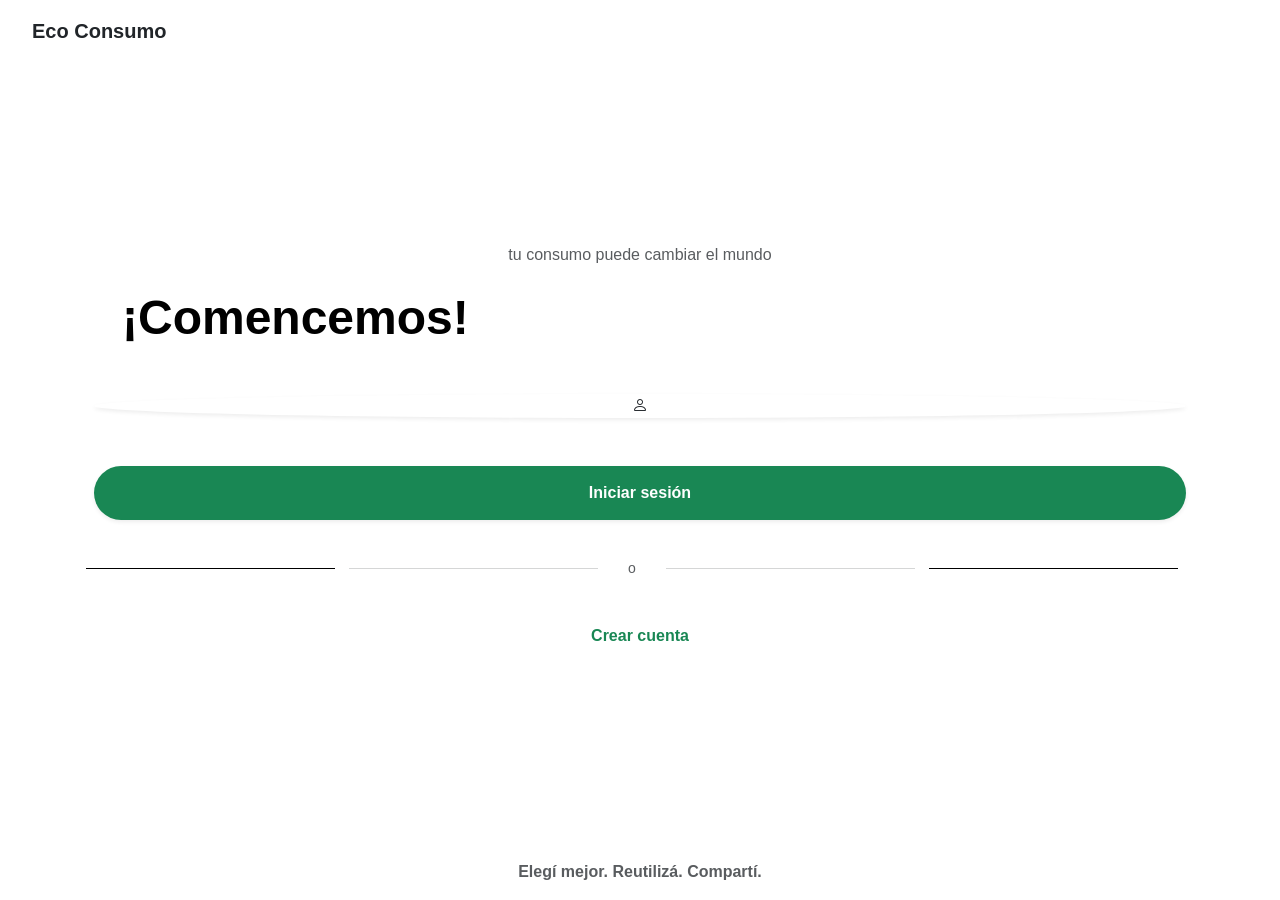
<file: index.html>
<!DOCTYPE html>
<html lang="es">
<head>
    <meta charset="UTF-8">
    <meta name="viewport" content="width=device-width, initial-scale=1.0">
    <title>Eco Consumo</title>
    <link href="https://cdn.jsdelivr.net/npm/bootstrap@5.3.8/dist/css/bootstrap.min.css" rel="stylesheet">
    <link rel="stylesheet" href="https://cdn.jsdelivr.net/npm/bootstrap-icons@1.13.1/font/bootstrap-icons.min.css">
    <link rel="stylesheet" href="style.css">
</head>
<body class="d-flex flex-column min-vh-100 justify-content-between m-0">

    <header class="w-100 p-3 px-4 d-flex align-items-center">
        <span class="nombre-logo fw-bold fs-5 d-flex align-items-center gap-2 text-verde">
            <i class="bi bi-leaf-fill"></i> Eco Consumo
        </span>
    </header>

    <main class="container text-center my-auto px-4 app-container">
        <p class="lema mb-2 text-muted fw-light">tu consumo puede cambiar el mundo</p>

        <h1 class="titulo mb-5 fw-bold display-5 text-verde">¡Comencemos!</h1>

        <div class="avatar-box rounded-circle d-flex align-items-center justify-content-center mx-auto mb-5 shadow-sm">
            <i class="bi bi-person text-verde"></i>
        </div>

        <a href="iniciar-sesión.html" class="btn btn-success w-100 py-3 mb-3 rounded-pill fs-6 fw-semibold shadow-sm">
            Iniciar sesión
        </a>

        <div class="separador d-flex align-items-center justify-content-center w-100 my-3 text-muted">
            <hr class="flex-grow-1">
            <span class="px-3 small">o</span>
            <hr class="flex-grow-1">
        </div>

        <a href="Paso1.html" class="btn btn-outline-success w-100 py-3 mt-2 rounded-pill fs-6 fw-semibold">
            Crear cuenta
        </a>
    </main>

    <footer class="pie text-center py-3 text-muted">
        <p class="mb-0 fw-semibold text-verde">Elegí mejor. Reutilizá. Compartí.</p>
    </footer>

    <script src="https://cdn.jsdelivr.net/npm/bootstrap@5.3.8/dist/js/bootstrap.bundle.min.js"></script>
</body>
</html>
</file>
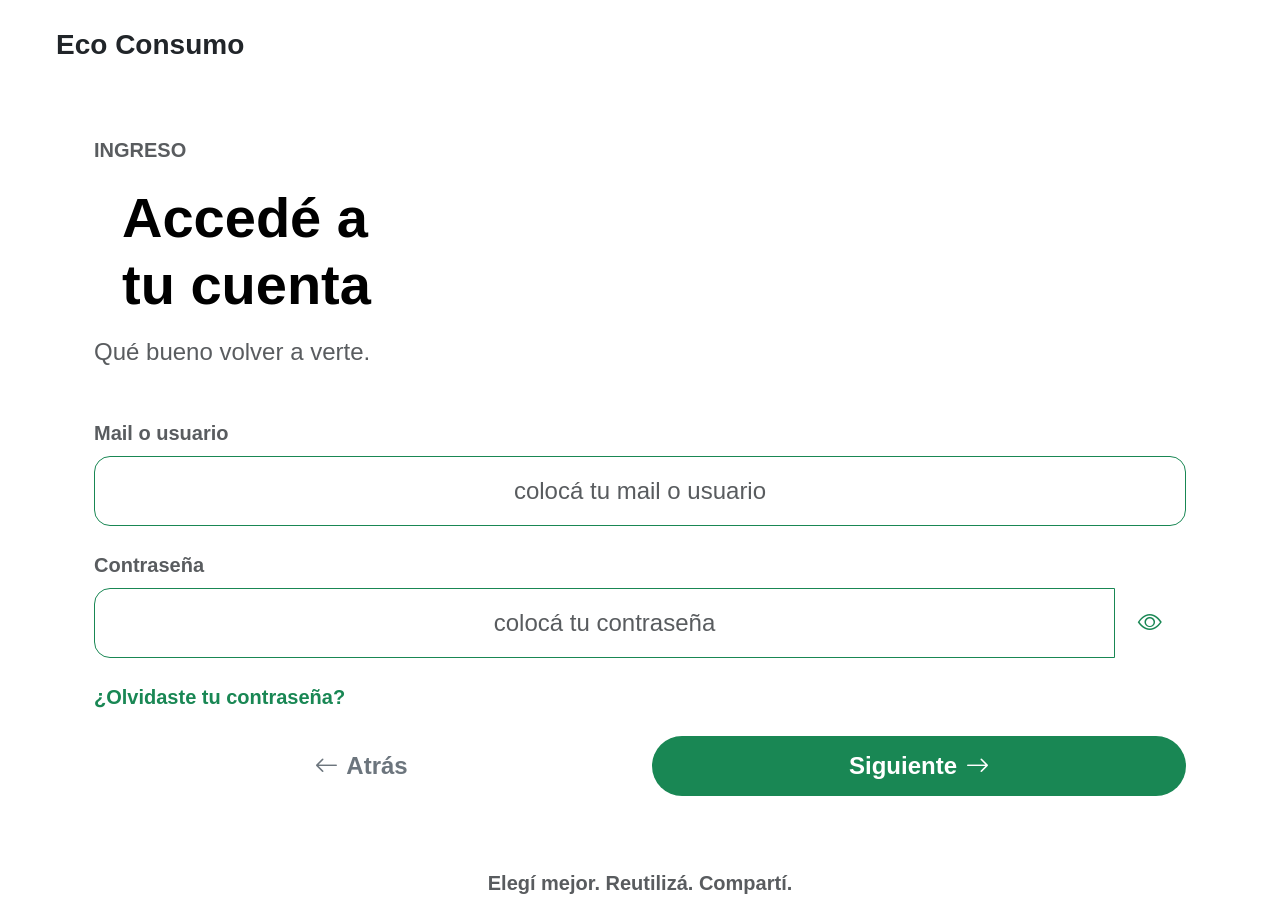
<file: iniciar-sesión.html>
<!DOCTYPE html>
<html lang="es">
<head>
    <meta charset="UTF-8">
    <meta name="viewport" content="width=device-width, initial-scale=1.0">
    <title>Eco Consumo - Iniciar Sesión</title>
    <link href="https://cdn.jsdelivr.net/npm/bootstrap@5.3.8/dist/css/bootstrap.min.css" rel="stylesheet">
    <link rel="stylesheet" href="https://cdn.jsdelivr.net/npm/bootstrap-icons@1.13.1/font/bootstrap-icons.min.css">
    <link rel="stylesheet" href="style.css">
</head>
<body class="d-flex flex-column min-vh-100 justify-content-between m-0">

    <header class="w-100 p-4 px-5 d-flex align-items-center">
        <span class="nombre-logo fw-bold fs-3 d-flex align-items-center gap-2 text-verde">
            <i class="bi bi-leaf-fill"></i> Eco Consumo
        </span>
    </header>

    <main class="container my-auto px-4 py-5 app-container text-start">
        <h6 class="text-uppercase text-muted fw-bold fs-5 mb-2">Ingreso</h6>
        <h1 class="titulo mb-3 fw-bold display-4 text-verde">Accedé a tu cuenta</h1>
        
        <p class="lema mb-5 text-muted fs-4">Qué bueno volver a verte.</p>

        <form id="formLogin">
            <div class="mb-4">
                <label for="email" class="form-label text-muted fw-semibold fs-5">Mail o usuario</label>
                <input type="text" class="form-control py-3 px-4 rounded-4 border-success text-center fs-4" id="email" name="identificador" placeholder="colocá tu mail o usuario" required>
            </div>

            <div class="mb-4">
                <label for="password" class="form-label text-muted fw-semibold fs-5">Contraseña</label>
                <div class="input-group">
                    <input type="password" class="form-control py-3 px-4 rounded-start-4 border-success text-center fs-4" id="password" name="clave" placeholder="colocá tu contraseña" required>
                    <button class="btn btn-outline-success px-4 rounded-end-4 border-success" type="button" id="togglePassword">
                        <i class="bi bi-eye fs-4" id="eyeIcon"></i>
                    </button>
                </div>
            </div>

            <div class="mb-3 text-start">
                <a href="#" class="text-success text-decoration-none fw-semibold fs-5">¿Olvidaste tu contraseña?</a>
            </div>

            <p id="error" role="alert" class="text-danger fw-semibold fs-5 mb-4"></p>
        </form>

        <div class="d-flex justify-content-between align-items-center gap-4 mt-4">
            <a href="index.html" class="btn btn-outline-secondary w-50 py-3 rounded-pill fw-semibold fs-4 d-flex align-items-center justify-content-center gap-2">
                <i class="bi bi-arrow-left"></i> Atrás
            </a>
            <button type="submit" form="formLogin" class="btn btn-success w-50 py-3 rounded-pill fw-semibold fs-4 d-flex align-items-center justify-content-center gap-2">
                Siguiente <i class="bi bi-arrow-right"></i>
            </button>
        </div>
    </main>

    <footer class="pie text-center py-4 text-muted">
        <p class="mb-0 fw-semibold text-verde fs-5">Elegí mejor. Reutilizá. Compartí.</p>
    </footer>

    <script src="https://cdn.jsdelivr.net/npm/bootstrap@5.3.8/dist/js/bootstrap.bundle.min.js"></script>
    
    <script>
        const togglePassword = document.querySelector('#togglePassword');
        const password = document.querySelector('#password');
        const eyeIcon = document.querySelector('#eyeIcon');

        togglePassword.addEventListener('click', function () {
            const type = password.getAttribute('type') === 'password' ? 'text' : 'password';
            password.setAttribute('type', type);
            
            eyeIcon.classList.toggle('bi-eye');
            eyeIcon.classList.toggle('bi-eye-slash');
        });

        const formLogin = document.querySelector('#formLogin');
        const error = document.querySelector('#error');

        formLogin.addEventListener('submit', async (e) => {
            e.preventDefault();
            error.textContent = '';
            try {
                const respuesta = await fetch('/login', {
                    method: 'POST',
                    headers: { 'Content-Type': 'application/json' },
                    body: JSON.stringify({
                        identificador: document.querySelector('#email').value,
                        clave: password.value
                    })
                });
                const datos = await respuesta.json();
                if (datos.ok) {
                    window.location.href = datos.redirigir;
                } else {
                    error.textContent = datos.error;
                }
            } catch (err) {
                error.textContent = 'No se pudo conectar con el servidor.';
            }
        });
    </script>
</body>
</html>
</file>
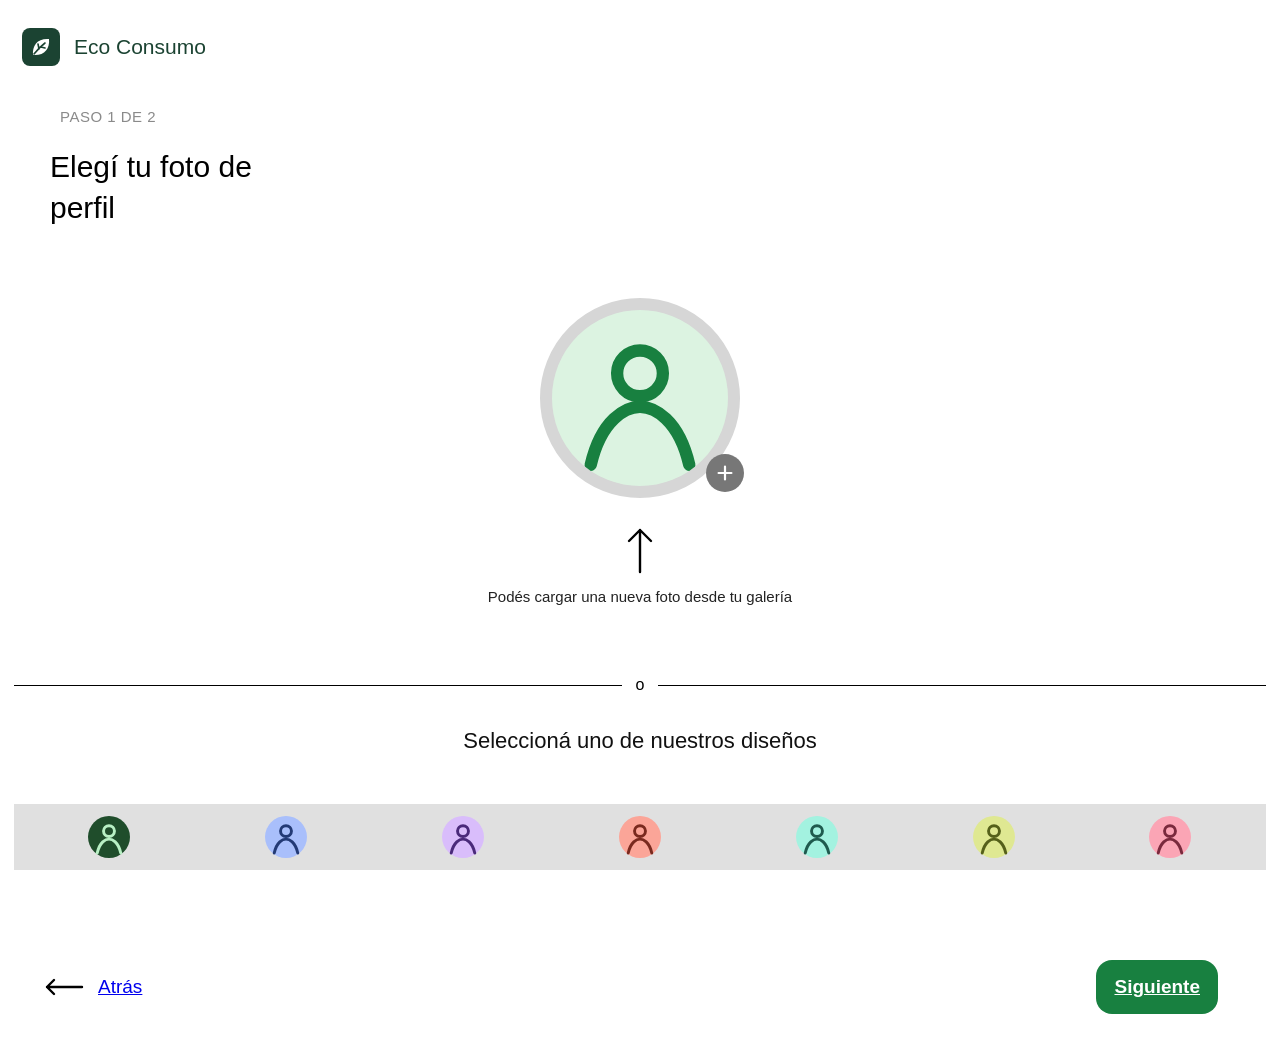
<file: Paso1.html>
<!DOCTYPE html>
<html lang="es">
<head>
    <meta charset="UTF-8">
    <meta name="viewport" content="width=device-width, initial-scale=1">
    <title>Eco Consumo -  Paso 1 de 2</title>
<link rel="preconnect" href="https://cdn.jsdelivr.net/npm/bootstrap@5.3.8/dist/css/bootstrap.min.css">
<link href="https://cdn.jsdelivr.net/npm/bootstrap-icons@1.13.1/font/bootstrap-icons.min.css" rel="stylesheet">
<link rel="stylesheet" href="style.css">
</head>
<body>
<div class="contenedor">
<svg class="oculto" aria-hidden="true">
  <symbol id="persona" viewBox="0 0 100 100">
    <circle cx="50" cy="36" r="13" fill="none" stroke="currentColor" stroke-width="7"/>
    <path d="M22 88 C 28 62, 42 55, 50 55 C 58 55, 72 62, 78 88" fill="none" stroke="currentColor" stroke-width="7" stroke-linecap="round"/>
  </symbol>
</svg>

<main class="pantalla">

  <header class="marca">
    <div class="marca-logo" aria-hidden="true">
      <svg width="24" height="24" viewBox="0 0 24 24" fill="none">
        <path d="M4 20 C 3 10, 9 3, 20 4 C 21 14, 15 21, 4 20 Z" fill="#fff"/>
        <path d="M5 19 C 9 14, 12 11, 16 8 M10 14 L9 9 M12 12 L16 13" stroke="#1b4332" stroke-width="1.6" stroke-linecap="round" fill="none"/>
      </svg>
    </div>
    <span class="marca-nombre">Eco Consumo</span>
  </header>

  <p class="paso">PASO 1 DE 2</p>
  <h1>Elegí tu foto de perfil</h1>

  <div class="avatar-wrap">
    <div class="avatar-grande" id="avatarGrande">
      <svg viewBox="0 0 100 100" aria-label="Foto de perfil"><use href="#persona"/></svg>
    </div>
    <button class="btn-plus" id="btnPlus" type="button" aria-label="Cargar foto desde la galería">
      <svg width="22" height="22" viewBox="0 0 24 24" fill="none" stroke="#fff" stroke-width="2.4" stroke-linecap="round">
        <path d="M12 5v14M5 12h14"/>
      </svg>
    </button>
    <input type="file" id="archivo" accept="image/*" hidden>
  </div>

  <svg class="flecha" width="28" height="48" viewBox="0 0 28 48" fill="none" stroke="#000" stroke-width="2.4" stroke-linecap="round" stroke-linejoin="round" aria-hidden="true">
    <path d="M14 46V4M3 15 14 4l11 11"/>
  </svg>
  <p class="ayuda">Podés cargar una nueva foto desde tu galería</p>

  <div class="separador">o</div>
  <p class="subtitulo">Seleccioná uno de nuestros diseños</p>

  <div class="franja" id="franja" role="group" aria-label="Diseños de avatar">
    <button class="opcion av-1" type="button" aria-pressed="false" aria-label="Verde oscuro"><svg><use href="#persona"/></svg></button>
    <button class="opcion av-2" type="button" aria-pressed="false" aria-label="Azul"><svg><use href="#persona"/></svg></button>
    <button class="opcion av-3" type="button" aria-pressed="false" aria-label="Violeta"><svg><use href="#persona"/></svg></button>
    <button class="opcion av-4" type="button" aria-pressed="false" aria-label="Salmón"><svg><use href="#persona"/></svg></button>
    <button class="opcion av-5" type="button" aria-pressed="false" aria-label="Turquesa"><svg><use href="#persona"/></svg></button>
    <button class="opcion av-6" type="button" aria-pressed="false" aria-label="Lima"><svg><use href="#persona"/></svg></button>
    <button class="opcion av-7" type="button" aria-pressed="false" aria-label="Rosa"><svg><use href="#persona"/></svg></button>
  </div>

  <nav class="acciones">
    <a class="btn btn-atrás" type="button" href="index.html">
      <svg width="40" height="18" viewBox="0 0 40 18" fill="none" stroke="#000" stroke-width="2.4" stroke-linecap="round" stroke-linejoin="round" aria-hidden="true"><path d="M38 9H3M10 2 3 9l7 7"/></svg>
      Atrás
    </a>
    <a href="paso2.html" class="btn btn-siguiente">Siguiente</a>
      <svg width="40" height="18" viewBox="0 0 40 18" fill="none" stroke="#fff" stroke-width="2.4" stroke-linecap="round" stroke-linejoin="round" aria-hidden="true"><path d="M2 9h35M30 2l7 7-7 7"/></svg>
    </a>
  </nav>
</div>
</main>

<script>
  const grande = document.getElementById('avatarGrande');
  const opciones = document.querySelectorAll('.opcion');
  const archivo = document.getElementById('archivo');
  const iconoGrande = grande.innerHTML;

  document.getElementById('btnPlus').addEventListener('click', () => archivo.click());
  archivo.addEventListener('change', () => {
    const f = archivo.files[0];
    if (!f) return;
    opciones.forEach(o => o.setAttribute('aria-pressed', 'false'));
    grande.style.background = '';
    grande.innerHTML = '';
    const img = document.createElement('img');
    img.src = URL.createObjectURL(f);
    img.alt = 'Tu foto de perfil';
    grande.appendChild(img);
  });


  opciones.forEach(op => {
    op.addEventListener('click', () => {
      const estilo = getComputedStyle(op);
      opciones.forEach(o => o.setAttribute('aria-pressed', 'false'));
      op.setAttribute('aria-pressed', 'true');
      grande.innerHTML = iconoGrande;
      grande.style.background = estilo.getPropertyValue('--bg');
      grande.querySelector('svg').style.color = estilo.getPropertyValue('--fg');
    });
  });
</script>
</div>
</body>
</html>
</file>
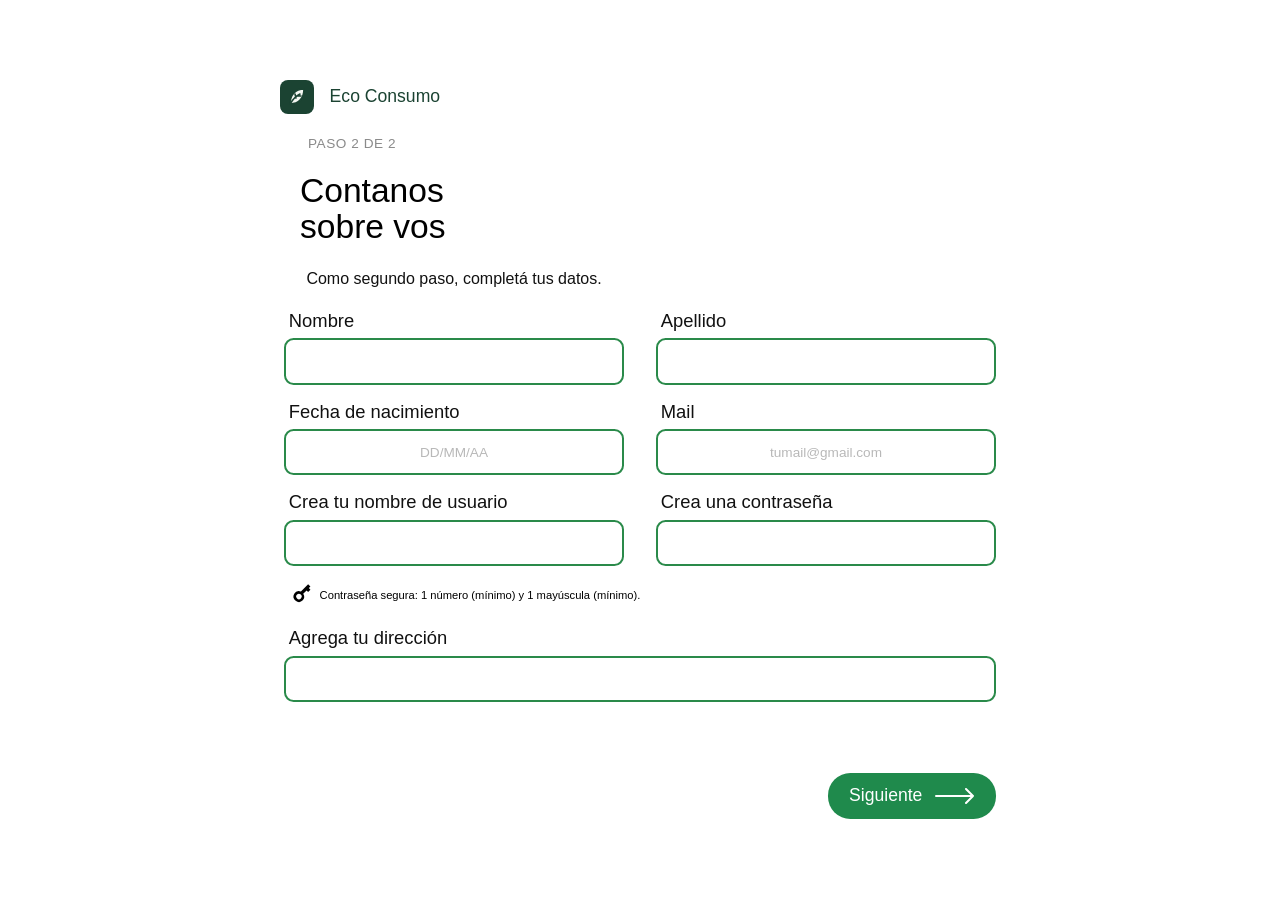
<file: paso2.html>
<!DOCTYPE html>
<html lang="es">
<head>
    <meta charset="UTF-8">
    <meta name="viewport" content="width=device-width, initial-scale=1">
    <title>Eco Consumo - Paso 2 de 2</title>
<link rel="preconnect" href="https://cdn.jsdelivr.net/npm/bootstrap@5.3.8/dist/css/bootstrap.min.css"> 
<link rel="preconnect" href="https://cdn.jsdelivr.net/npm/bootstrap@5.3.8/dist/css/bootstrap.min.css" crossorigin>
<link href="https://cdn.jsdelivr.net/npm/bootstrap-icons@1.13.1/font/bootstrap-icons.min.css" rel="stylesheet">
<link rel="stylesheet" href="style2.css">
</head>
<body>
  <main class="pantalla">

    <header class="marca">
      <span class="marca__logo" aria-hidden="true">
        <svg viewBox="0 0 24 24" width="30" height="30" fill="none" stroke="#1b4332" stroke-width="1.6" stroke-linecap="round" stroke-linejoin="round">
          <path d="M5 19C5 10 10 4 19 4c0 9-5 15-14 15z" fill="#f4f7f2"/>
          <path d="M5 19c3-5 6-8 10-10M11 13l-1-4M13 11l3 0"/>
        </svg>
      </span>
      <span class="marca__nombre">Eco Consumo</span>
    </header>

    <p class="paso">Paso 2 de 2</p>

    <h1 class="titulo">Contanos<br>sobre vos</h1>

    <p class="bajada">Como segundo paso, completá tus datos.</p>

    <form class="formulario" action="/registro" method="post">

      <div class="fila">
        <div class="campo">
          <label for="nombre">Nombre</label>
          <input type="text" id="nombre" name="nombre" autocomplete="given-name" required>
        </div>
        <div class="campo">
          <label for="apellido">Apellido</label>
          <input type="text" id="apellido" name="apellido" autocomplete="family-name" required>
        </div>
      </div>

      <div class="campo campo--fecha">
        <label for="nacimiento">Fecha de nacimiento</label>
        <input type="text" id="nacimiento" name="nacimiento" placeholder="DD/MM/AA"
               inputmode="numeric" autocomplete="bday"
               pattern="(0[1-9]|[12][0-9]|3[01])/(0[1-9]|1[0-2])/[0-9]{2}" required>
      </div>

      <div class="campo campo--mail">
        <label for="mail">Mail</label>
        <input type="email" id="mail" name="mail" placeholder="tumail@gmail.com" autocomplete="email" required>
      </div>

      <div class="campo campo--usuario">
        <label for="usuario">Crea tu nombre de usuario</label>
        <input type="text" id="usuario" name="usuario" autocomplete="username" required>
      </div>

      <div class="campo campo--clave">
        <label for="clave">Crea una contraseña</label>
        <input type="password" id="clave" name="clave" autocomplete="new-password"
               pattern="(?=.*[0-9])(?=.*[A-Z]).+"
               title="Al menos 1 número y 1 mayúscula" required>
      </div>

      <p class="ayuda">
        <svg viewBox="0 0 24 24" width="26" height="26" aria-hidden="true">
          <path fill="#000" d="M7 14a5 5 0 1 1 4.6-7H21v3h-2v2h-3v-2h-4.4A5 5 0 0 1 7 14zm0-7.5a2.5 2.5 0 1 0 0 5 2.5 2.5 0 0 0 0-5z" transform="rotate(-45 12 12) translate(2 2)"/>
        </svg>
        Contraseña segura: 1 número (mínimo) y 1 mayúscula (mínimo).
      </p>

      <div class="campo campo--direccion">
        <label for="direccion">Agrega tu dirección</label>
        <input type="text" id="direccion" name="direccion" autocomplete="street-address" required>
      </div>

      <p id="error" role="alert" style="color:#b00020; margin:8px 0;"></p>

      <div class="acciones">
        <button type="submit" class="boton">
          Siguiente
          <svg viewBox="0 0 40 16" width="40" height="16" fill="none" stroke="currentColor" stroke-width="2" stroke-linecap="round" stroke-linejoin="round" aria-hidden="true">
            <path d="M1 8h37M31 1l7 7-7 7"/>
          </svg>
        </button>
      </div>

    </form>
  </main>

  <script>
    const form = document.querySelector('.formulario');
    const error = document.getElementById('error');

    form.addEventListener('submit', async (e) => {
      e.preventDefault();
      error.textContent = '';
      try {
        const respuesta = await fetch('/registro', { method: 'POST', body: new FormData(form) });
        const datos = await respuesta.json();
        if (datos.ok) {
          window.location.href = datos.redirigir;
        } else {
          error.textContent = datos.error;
        }
      } catch (err) {
        error.textContent = 'No se pudo conectar con el servidor.';
      }
    });
  </script>
</body>
</html>
</file>
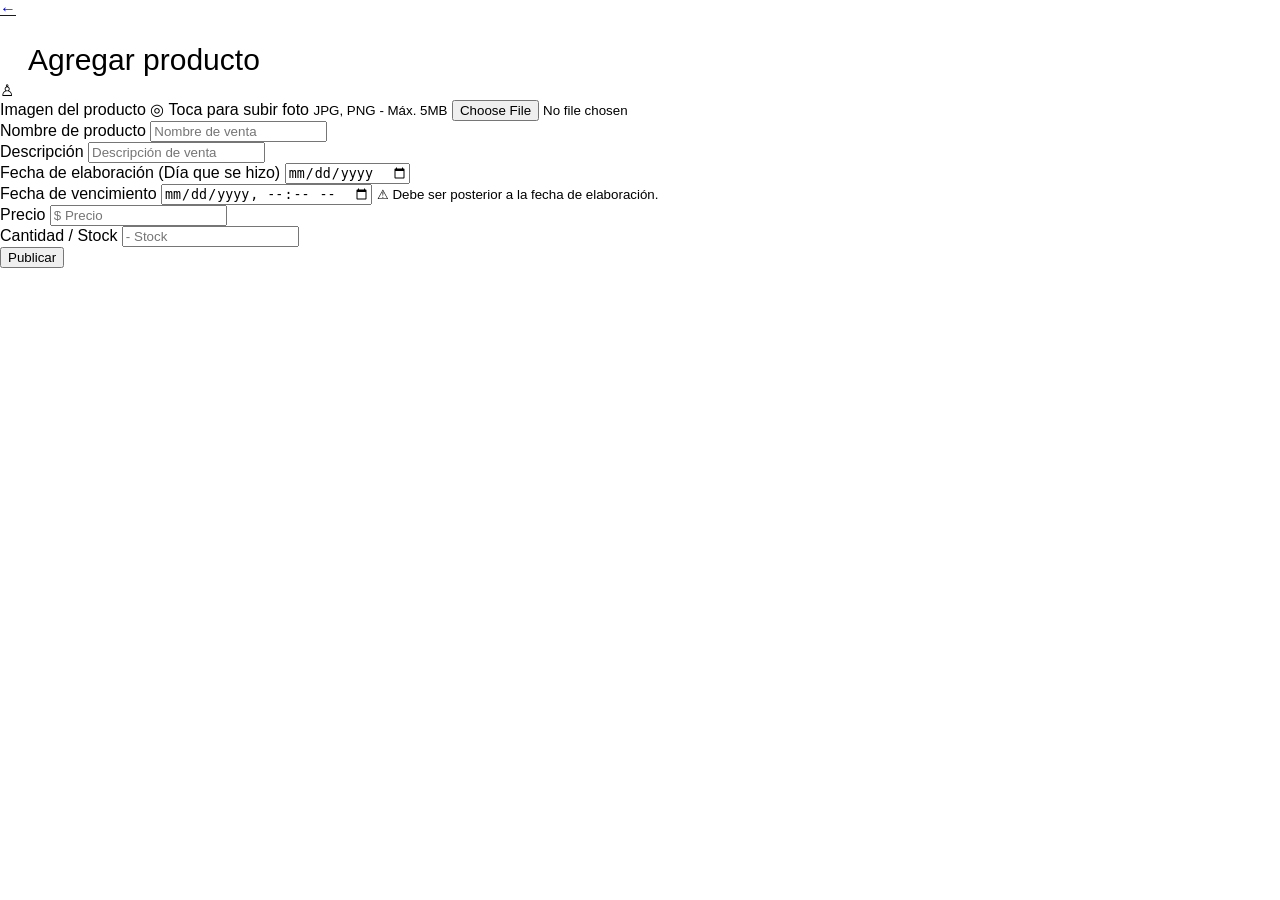
<file: pasos-de-publicaion.html>
<!DOCTYPE html>
<html lang="es">
<head>
<meta charset="UTF-8">
<meta name="viewport" content="width=device-width, initial-scale=1.0">
<title>EcoConsumo - Agregar producto</title>
<link rel="stylesheet" href="style.css">
</head>
<body>

<main class="contenedor">

<header class="encabezado">
<a href="../pagina2/index.html" class="volver" aria-label="Volver">
←
</a>

<h1>Agregar producto</h1>

<div class="usuario" aria-label="Perfil de usuario">
♙
</div>
</header>

<form class="formulario">

<section class="imagen-producto">
<label for="foto">Imagen del producto</label>

<label for="foto" class="subir-imagen">
<span class="camara">◎</span>
<span>Toca para subir foto</span>
<small>JPG, PNG - Máx. 5MB</small>
</label>

<input
type="file"
id="foto"
accept="image/png, image/jpeg"
>
</section>

<div class="campo">
<label for="nombre">Nombre de producto</label>
<input
type="text"
id="nombre"
placeholder="Nombre de venta"
required
>
</div>

<div class="campo">
<label for="descripcion">Descripción</label>
<input
type="text"
id="descripcion"
placeholder="Descripción de venta"
required
>
</div>

<div class="campo">
<label for="elaboracion">Fecha de elaboración (Día que se hizo)</label>
<input
type="date"
id="elaboracion"
required
>
</div>

<div class="campo">
<label for="vencimiento">Fecha de vencimiento</label>
<input
type="datetime-local"
id="vencimiento"
required
>
<small class="aviso">⚠ Debe ser posterior a la fecha de elaboración.</small>
</div>

<div class="campo">
<label for="precio">Precio</label>
<input
type="number"
id="precio"
placeholder="$ Precio"
min="1"
required
>
</div>

<div class="campo">
<label for="stock">Cantidad / Stock</label>
<input
type="number"
id="stock"
placeholder="- Stock"
min="1"
required
>
</div>

<button type="submit" class="publicar">
Publicar
</button>

</form>

</main>

</body>
</html>
</file>
<file: style.css>
:root {
  --verde-oscuro: #1b4332;
  --verde: #188040;
  --verde-claro: #dcf3e1;
  --gris-aro: #d6d6d6;
  --gris-franja: #e0e0e0;
  --gris-boton: #d3d7d3;
  --gris-plus: #777777;
  --texto: #000000;
  --paso: #8a8a8a;
}

* {
  box-sizing: border-box;
}

html,
body {
  width: 100%;
  min-height: 100%;
  margin: 0;
}

body {
  font-family: "Roboto", Arial, sans-serif;
}

.pantalla {
  width: 100%;
  min-height: 100vh;
  background: #fff;
  padding: 28px 22px 32px;
  display: flex;
  flex-direction: column;
  position: relative;
}

.oculto {
  position: absolute;
  width: 0;
  height: 0;
}

.marca {
  display: flex;
  align-items: center;
  gap: 14px;
}

.marca-logo {
  width: 38px;
  height: 38px;
  border-radius: 8px;
  background: var(--verde-oscuro);
  display: grid;
  place-items: center;
}

.marca-nombre {
  font-family: "Chango", "Arial Black", Impact, sans-serif;
  font-size: 21px;
  color: var(--verde-oscuro);
}

.paso {
  margin: 42px 0 0 38px;
  font-family: "Chango", "Arial Black", Impact, sans-serif;
  font-size: 15px;
  letter-spacing: 0.5px;
  color: var(--paso);
}

h1 {
  margin: 22px 0 0 28px;
  font-family: "Chango", "Arial Black", Impact, sans-serif;
  font-weight: 400;
  font-size: 30px;
  line-height: 1.35;
  color: var(--texto);
  max-width: 260px;
}

.avatar-wrap {
  position: relative;
  width: 200px;
  height: 200px;
  margin: 70px auto 0;
}

.avatar-grande {
  width: 100%;
  height: 100%;
  border-radius: 50%;
  background: var(--verde-claro);
  border: 12px solid var(--gris-aro);
  display: grid;
  place-items: center;
  overflow: hidden;
  transition: background 0.2s;
}

.avatar-grande img,
.avatar-grande svg {
  width: 100%;
  height: 100%;
}

.avatar-grande img {
  object-fit: cover;
}

.avatar-grande svg {
  color: var(--verde);
}

.btn-plus {
  position: absolute;
  right: -4px;
  bottom: 6px;
  width: 38px;
  height: 38px;
  border-radius: 50%;
  background: var(--gris-plus);
  color: #fff;
  border: 0;
  cursor: pointer;
  display: grid;
  place-items: center;
}

.btn-plus:focus-visible,
.opcion:focus-visible,
.btn:focus-visible {
  outline: 3px solid var(--verde);
  outline-offset: 3px;
}

.flecha {
  display: block;
  margin: 28px auto 0;
}

.ayuda {
  text-align: center;
  font-size: 15px;
  color: #222;
  margin-top: 14px;
}

.separador {
  display: flex;
  align-items: center;
  gap: 14px;
  margin: 56px -8px 0;
  font-size: 16px;
}

.separador::before,
.separador::after {
  content: "";
  flex: 1;
  height: 1px;
  background: #000;
}

.subtitulo {
  text-align: center;
  font-size: 22px;
  margin-top: 34px;
  color: #111;
}

.franja {
  background: var(--gris-franja);
  margin: 28px -8px 0;
  padding: 12px 10px;
  display: flex;
  justify-content: space-around;
  align-items: center;
  gap: 6px;
}

.opcion {
  width: clamp(32px, 10vw, 42px);
  height: clamp(32px, 10vw, 42px);
  flex: 0 1 42px;
  min-width: 0;
  border-radius: 50%;
  border: 0;
  cursor: pointer;
  background: var(--bg);
  color: var(--fg);
  display: grid;
  place-items: center;
  padding: 0;
}

.opcion svg {
  width: 100%;
  height: 100%;
}

.opcion[aria-pressed="true"] {
  box-shadow: 0 0 0 3px #fff, 0 0 0 5px var(--verde);
}

.av-1 { --bg: #1f4d2b; --fg: #b8f0c4; }
.av-2 { --bg: #a9bffb; --fg: #233a75; }
.av-3 { --bg: #d9bdfb; --fg: #4a2a7a; }
.av-4 { --bg: #fba598; --fg: #7a2a1f; }
.av-5 { --bg: #a3f2e0; --fg: #1f5a4e; }
.av-6 { --bg: #dfe892; --fg: #55601a; }
.av-7 { --bg: #fba5b5; --fg: #7a2a3d; }
.acciones {
  padding-top: 90px;
  display: flex;
  align-items: center;
  width: 100%;
}

.btn-atras {
  margin-right: auto;
}

.btn-siguiente {
  margin-left: auto;
}

.btn {
  display: inline-flex;
  align-items: center;
  justify-content: center;
  gap: 14px;
  min-height: 54px;
  padding: 0 22px;
  border: 0;
  border-radius: 16px;
  cursor: pointer;
  font: 500 19px "Roboto", Arial, sans-serif;
}

.btn-atras {
  background: var(--gris-boton);
  color: #1b1b1b;
}

.btn-siguiente {
  background: var(--verde);
  color: #fff;
  font-weight: 700;
  padding: 0 18px;
}

@media (max-width: 360px) {
  .pantalla {
    padding-right: 16px;
    padding-left: 16px;
  }

  .acciones {
    gap: 8px;
  }

  .btn {
    padding-right: 14px;
    padding-left: 14px;
    font-size: 17px;
  }
}
</file>
<file: style2.css>
:root {
  --verde-oscuro: #1b4332;
  --verde-borde: #2a8a4a;
  --verde-boton: #1f8a4c;
  --gris-paso: #8a8a8a;
  --gris-placeholder: #b8b8b8;
  --texto: #111;
  --fondo: #fff;

  --fuente-titulo: "Bowlby One", "Arial Black", Impact, sans-serif;
  --fuente-texto: "Titillium Web", "Segoe UI", Arial, sans-serif;
}

*,
*::before,
*::after {
  box-sizing: border-box;
}

body {
  margin: 0;
  background: var(--fondo);
  color: var(--texto);
  font-family: var(--fuente-texto);
  font-size: 1rem;
}

.pantalla {
  max-width: 420px;
  min-height: 100vh;
  margin: 0 auto;
  padding: 3.5rem 1rem 2rem;
}

.marca {
  display: flex;
  align-items: center;
  gap: 1rem;
  margin-left: -0.25rem;
}

.marca__logo {
  display: grid;
  place-items: center;
  width: 2.1rem;
  height: 2.1rem;
  background: var(--verde-oscuro);
  border-radius: 0.5rem;
}

.marca__logo svg {
  width: 1.5rem;
  height: 1.5rem;
}

.marca__nombre {
  font-family: var(--fuente-titulo);
  font-size: 1.1rem;
  color: var(--verde-oscuro);
}

.paso {
  margin: 1.4rem 0 0 1.5rem;
  font-family: var(--fuente-titulo);
  font-size: 0.85rem;
  letter-spacing: 0.04em;
  text-transform: uppercase;
  color: var(--gris-paso);
}

.titulo {
  margin: 1.4rem 0 0 1rem;
  font-family: var(--fuente-titulo);
  font-weight: 400;
  font-size: 2.1rem;
  line-height: 1.05;
  color: #000;
}

.bajada {
  margin: 1.6rem 0 0 1.4rem;
  font-size: 1rem;
}

.formulario {
  margin-top: 1.4rem;
}

.campo {
  margin-bottom: 0.9rem;
  padding-left: 0.9rem;
}

.campo label {
  display: block;
  margin-bottom: 0.4rem;
  padding-left: 0.5rem;
  font-size: 1.15rem;
}

.campo input {
  display: block;
  width: 100%;
  height: 2.9rem;
  padding: 0 1rem;
  font-family: var(--fuente-texto);
  font-size: 1.05rem;
  color: var(--texto);
  background: #fff;
  border: 2px solid var(--verde-borde);
  border-radius: 0.6rem;
  outline: none;
}

.campo input:focus-visible {
  border-color: var(--verde-oscuro);
  box-shadow: 0 0 0 3px rgba(42, 138, 74, 0.25);
}

.campo input::placeholder {
  font-family: var(--fuente-titulo);
  font-size: 0.85rem;
  color: var(--gris-placeholder);
  text-align: center;
  opacity: 1;
}

.fila {
  display: flex;
  gap: 1rem;
  padding-right: 0.5rem;
}

.fila .campo {
  flex: 1;
  min-width: 0;
  padding-left: 0;
  margin-bottom: 0.9rem;
}

.fila .campo label {
  padding-left: 1.2rem;
}

.campo--fecha input     { width: 85%; }
.campo--mail input      { width: 63%; }
.campo--usuario input   { width: 63%; }
.campo--clave input     { width: 73%; }
.campo--direccion input { width: 75%; }

.ayuda {
  display: flex;
  align-items: center;
  gap: 0.3rem;
  margin: -0.2rem 0 0.9rem 0.2rem;
  font-size: 0.7rem;
  white-space: nowrap;
  color: #000;
}

.ayuda svg {
  flex-shrink: 0;
}

.acciones {
  display: flex;
  justify-content: flex-end;
  margin-top: 3.5rem;
  padding-right: 1rem;
}

.boton {
  display: inline-flex;
  align-items: center;
  gap: 0.8rem;
  padding: 0.8rem 1.3rem;
  font-family: var(--fuente-titulo);
  font-size: 1.1rem;
  color: #fff;
  background: var(--verde-boton);
  border: none;
  border-radius: 1.4rem;
  cursor: pointer;
}

.boton:hover {
  background: var(--verde-oscuro);
}

.boton:focus-visible {
  outline: 3px solid var(--verde-oscuro);
  outline-offset: 3px;
}

@media (min-width: 600px) {
  .pantalla {
    max-width: 560px;
    padding: 4rem 1.5rem 3rem;
  }
}

@media (min-width: 900px) {
  .pantalla {
    max-width: 760px;
    padding-top: 5rem;
  }

  .formulario {
    display: grid;
    grid-template-columns: 1fr 1fr;
    column-gap: 2rem;
    row-gap: 0.4rem;
  }

  .fila {
    display: contents;
  }

  .campo,
  .fila .campo {
    padding: 0;
    margin-bottom: 0.6rem;
  }

  .campo label,
  .fila .campo label {
    padding-left: 0.3rem;
  }

  .campo--fecha input,
  .campo--mail input,
  .campo--usuario input,
  .campo--direccion input,
  .campo--clave input {
    width: 100%;
  }

  .ayuda,
  .campo--direccion,
  .acciones {
    grid-column: 1 / -1;
  }

  .ayuda {
    margin: 0 0 0.8rem 0.3rem;
  }

  .acciones {
    margin-top: 2rem;
    padding-right: 0;
  }
}
</file>
